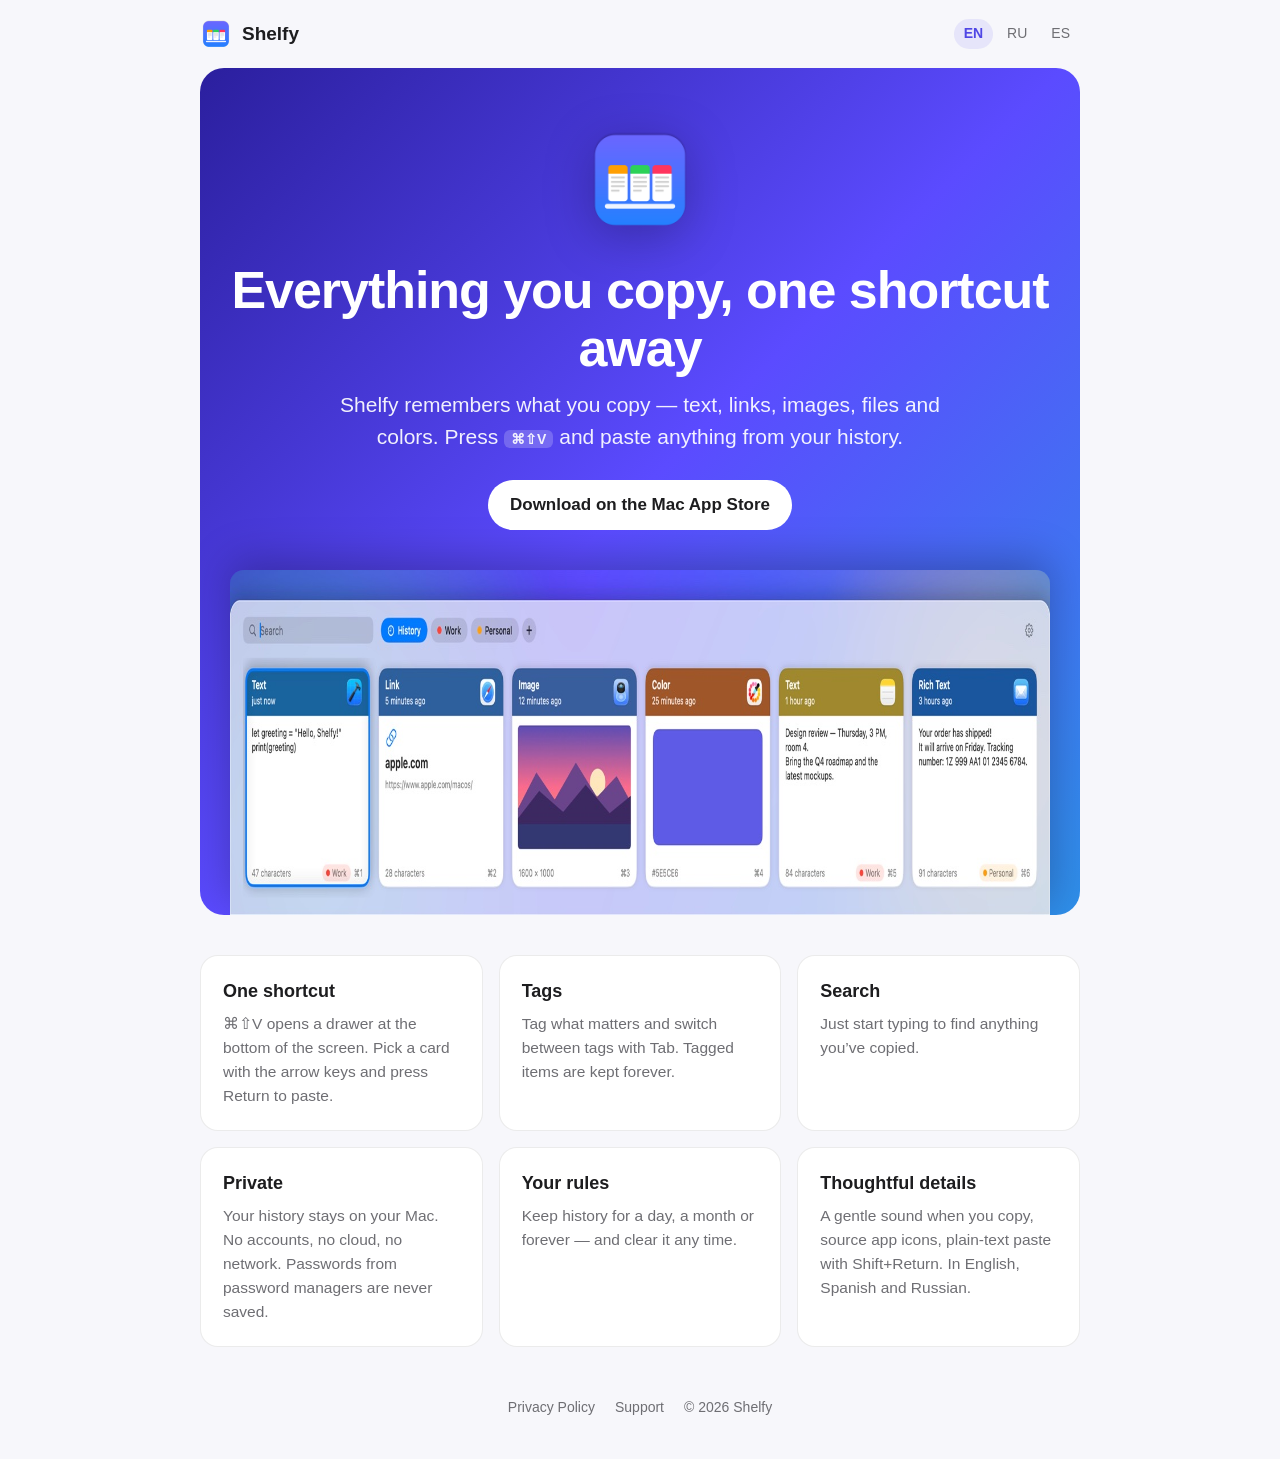
<file: index.html>
<!doctype html>
<html lang="en">
<head>
<meta charset="utf-8">
<meta name="viewport" content="width=device-width, initial-scale=1">
<title>Shelfy — clipboard history for Mac</title>
<meta name="description" content="Shelfy remembers everything you copy on your Mac. Press ⌘⇧V and paste anything from your history.">
<meta property="og:title" content="Shelfy — clipboard history for Mac">
<meta property="og:description" content="Shelfy remembers everything you copy on your Mac. Press ⌘⇧V and paste anything from your history.">
<meta property="og:image" content="https://polinaabzaletdinova.github.io/shelfy/assets/screenshot-en.jpg">
<link rel="icon" href="assets/favicon.png">
<link rel="stylesheet" href="assets/style.css">
</head>
<body>
<div class="wrap">
<header class="top">
<a class="brand" href=""><img src="assets/icon.png" alt="">Shelfy</a>
<nav class="langs"><a href="" lang="en" class="current">EN</a><a href="ru/" lang="ru">RU</a><a href="es/" lang="es">ES</a></nav>
</header>
<section class="hero">
<img class="icon" src="assets/icon.png" alt="Shelfy">
<h1>Everything you copy, one shortcut away</h1>
<p class="lead">Shelfy remembers what you copy — text, links, images, files and colors. Press <kbd>⌘⇧V</kbd> and paste anything from your history.</p>
<a class="cta" href="https://apps.apple.com/app/id6818187462">Download on the Mac App Store</a>
<img class="shot" src="assets/screenshot-en.jpg" alt="Shelfy drawer with clipboard history" width="1440" height="345">
</section>
<section class="features"><div class="card"><h3>One shortcut</h3><p>⌘⇧V opens a drawer at the bottom of the screen. Pick a card with the arrow keys and press Return to paste.</p></div><div class="card"><h3>Tags</h3><p>Tag what matters and switch between tags with Tab. Tagged items are kept forever.</p></div><div class="card"><h3>Search</h3><p>Just start typing to find anything you’ve copied.</p></div><div class="card"><h3>Private</h3><p>Your history stays on your Mac. No accounts, no cloud, no network. Passwords from password managers are never saved.</p></div><div class="card"><h3>Your rules</h3><p>Keep history for a day, a month or forever — and clear it any time.</p></div><div class="card"><h3>Thoughtful details</h3><p>A gentle sound when you copy, source app icons, plain-text paste with Shift+Return. In English, Spanish and Russian.</p></div></section>
<footer><a href="privacy/">Privacy Policy</a><a href="support/">Support</a><span>© 2026 Shelfy</span></footer>
</div>
</body>
</html>
</file>
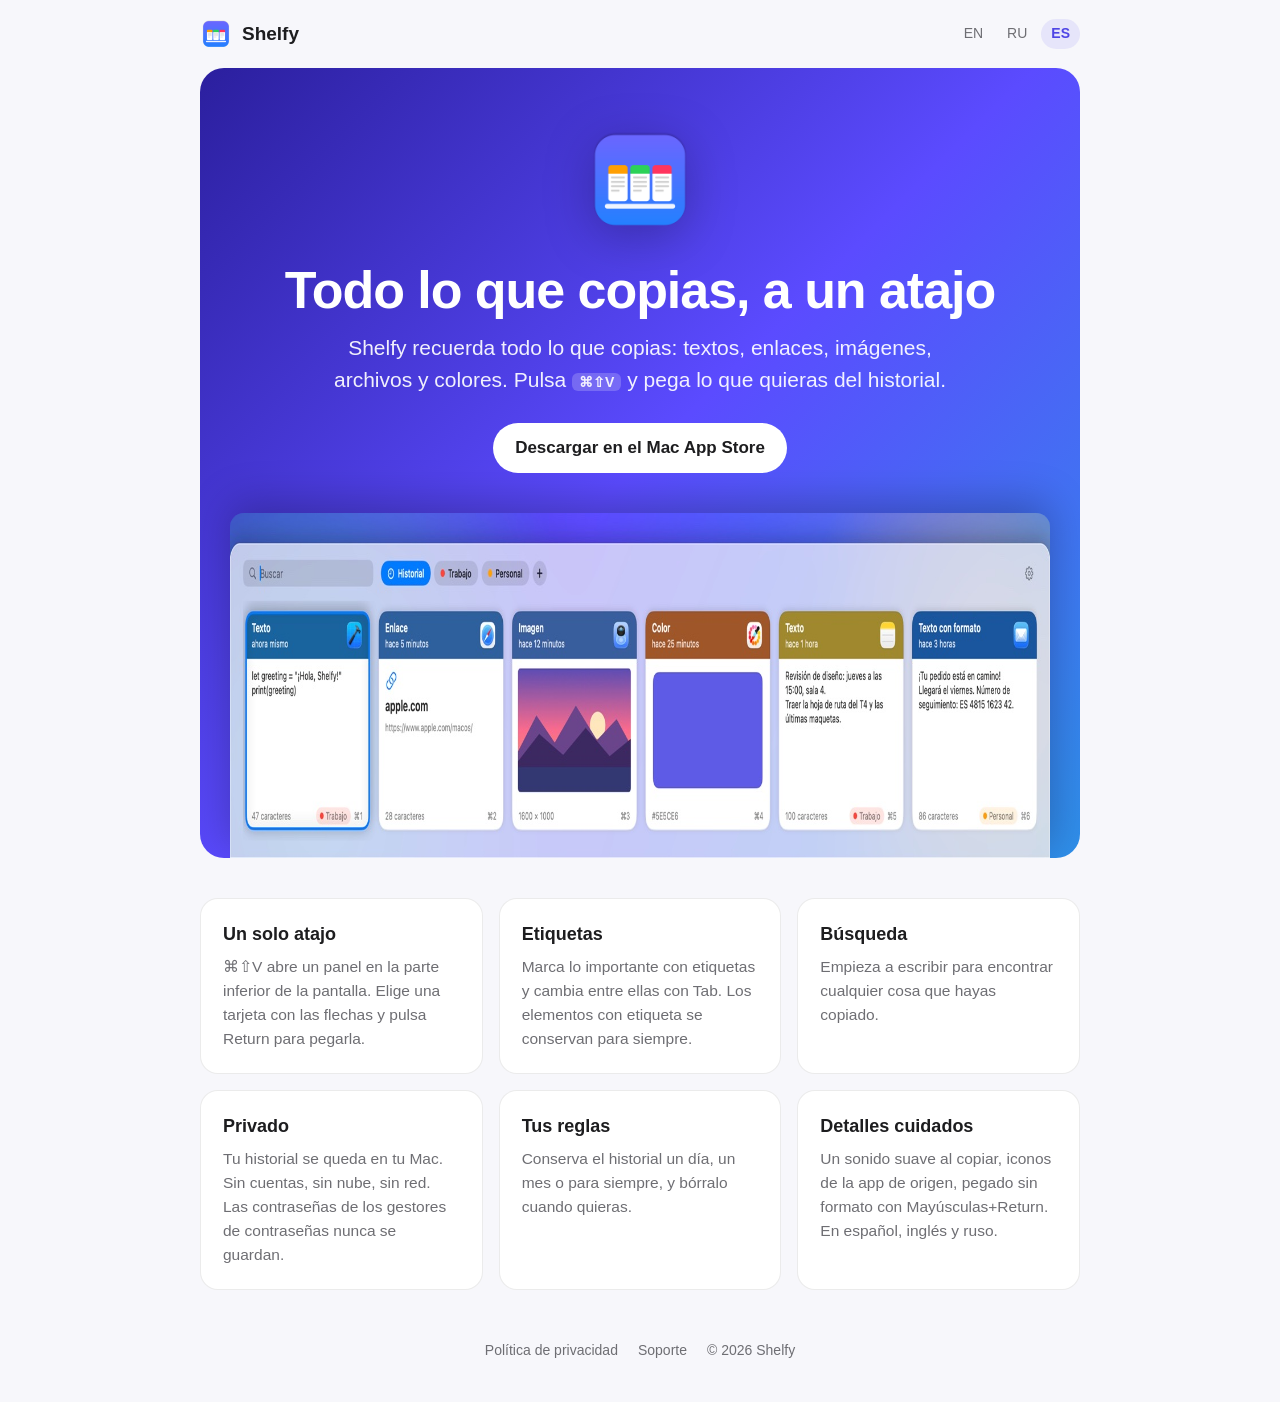
<file: es/index.html>
<!doctype html>
<html lang="es">
<head>
<meta charset="utf-8">
<meta name="viewport" content="width=device-width, initial-scale=1">
<title>Shelfy — historial del portapapeles para Mac</title>
<meta name="description" content="Shelfy recuerda todo lo que copias en tu Mac. Pulsa ⌘⇧V y pega lo que quieras del historial.">
<meta property="og:title" content="Shelfy — historial del portapapeles para Mac">
<meta property="og:description" content="Shelfy recuerda todo lo que copias en tu Mac. Pulsa ⌘⇧V y pega lo que quieras del historial.">
<meta property="og:image" content="https://polinaabzaletdinova.github.io/shelfy/assets/screenshot-es.jpg">
<link rel="icon" href="../assets/favicon.png">
<link rel="stylesheet" href="../assets/style.css">
</head>
<body>
<div class="wrap">
<header class="top">
<a class="brand" href="../es/"><img src="../assets/icon.png" alt="">Shelfy</a>
<nav class="langs"><a href="../" lang="en">EN</a><a href="../ru/" lang="ru">RU</a><a href="../es/" lang="es" class="current">ES</a></nav>
</header>
<section class="hero">
<img class="icon" src="../assets/icon.png" alt="Shelfy">
<h1>Todo lo que copias, a un atajo</h1>
<p class="lead">Shelfy recuerda todo lo que copias: textos, enlaces, imágenes, archivos y colores. Pulsa <kbd>⌘⇧V</kbd> y pega lo que quieras del historial.</p>
<a class="cta" href="https://apps.apple.com/app/id6818187462">Descargar en el Mac App Store</a>
<img class="shot" src="../assets/screenshot-es.jpg" alt="Panel de Shelfy con el historial del portapapeles" width="1440" height="345">
</section>
<section class="features"><div class="card"><h3>Un solo atajo</h3><p>⌘⇧V abre un panel en la parte inferior de la pantalla. Elige una tarjeta con las flechas y pulsa Return para pegarla.</p></div><div class="card"><h3>Etiquetas</h3><p>Marca lo importante con etiquetas y cambia entre ellas con Tab. Los elementos con etiqueta se conservan para siempre.</p></div><div class="card"><h3>Búsqueda</h3><p>Empieza a escribir para encontrar cualquier cosa que hayas copiado.</p></div><div class="card"><h3>Privado</h3><p>Tu historial se queda en tu Mac. Sin cuentas, sin nube, sin red. Las contraseñas de los gestores de contraseñas nunca se guardan.</p></div><div class="card"><h3>Tus reglas</h3><p>Conserva el historial un día, un mes o para siempre, y bórralo cuando quieras.</p></div><div class="card"><h3>Detalles cuidados</h3><p>Un sonido suave al copiar, iconos de la app de origen, pegado sin formato con Mayúsculas+Return. En español, inglés y ruso.</p></div></section>
<footer><a href="../es/privacy/">Política de privacidad</a><a href="../es/support/">Soporte</a><span>© 2026 Shelfy</span></footer>
</div>
</body>
</html>
</file>
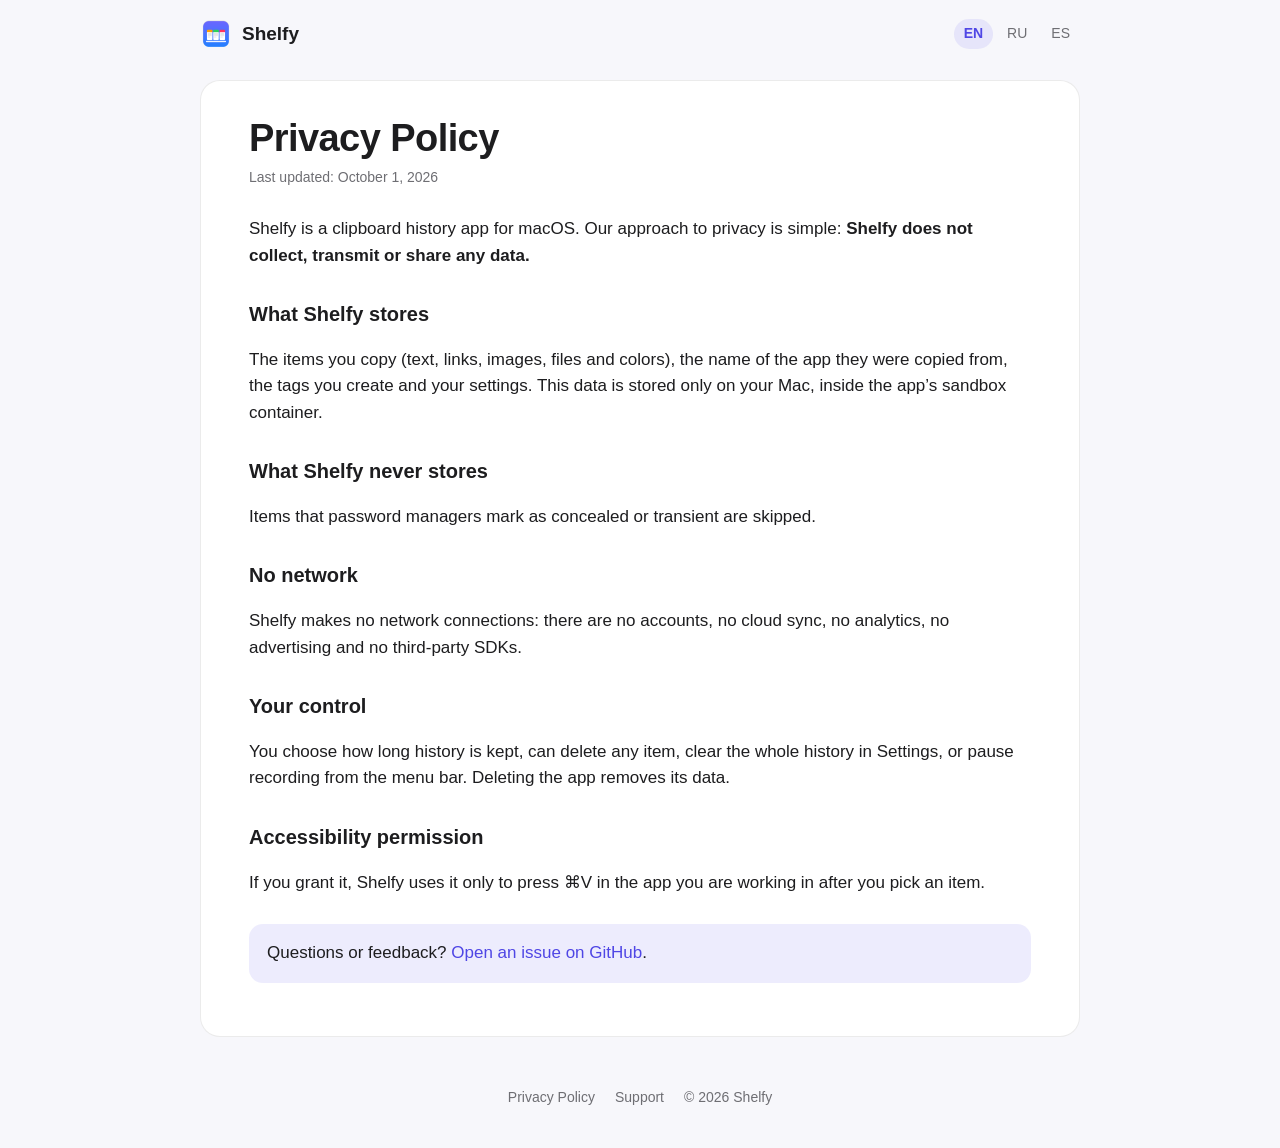
<file: privacy/index.html>
<!doctype html>
<html lang="en">
<head>
<meta charset="utf-8">
<meta name="viewport" content="width=device-width, initial-scale=1">
<title>Shelfy — Privacy Policy</title>
<meta name="description" content="Shelfy remembers everything you copy on your Mac. Press ⌘⇧V and paste anything from your history.">
<meta property="og:title" content="Shelfy — Privacy Policy">
<meta property="og:description" content="Shelfy remembers everything you copy on your Mac. Press ⌘⇧V and paste anything from your history.">
<meta property="og:image" content="https://polinaabzaletdinova.github.io/shelfy/assets/screenshot-en.jpg">
<link rel="icon" href="../assets/favicon.png">
<link rel="stylesheet" href="../assets/style.css">
</head>
<body>
<div class="wrap">
<header class="top">
<a class="brand" href="../"><img src="../assets/icon.png" alt="">Shelfy</a>
<nav class="langs"><a href="../privacy/" lang="en" class="current">EN</a><a href="../ru/privacy/" lang="ru">RU</a><a href="../es/privacy/" lang="es">ES</a></nav>
</header>
<article class="doc">
<h1>Privacy Policy</h1>
<p class="updated">Last updated: October 1, 2026</p>
<p>Shelfy is a clipboard history app for macOS. Our approach to privacy is simple: <strong>Shelfy does not collect, transmit or share any data.</strong></p>
<h2>What Shelfy stores</h2><p>The items you copy (text, links, images, files and colors), the name of the app they were copied from, the tags you create and your settings. This data is stored only on your Mac, inside the app’s sandbox container.</p><h2>What Shelfy never stores</h2><p>Items that password managers mark as concealed or transient are skipped.</p><h2>No network</h2><p>Shelfy makes no network connections: there are no accounts, no cloud sync, no analytics, no advertising and no third-party SDKs.</p><h2>Your control</h2><p>You choose how long history is kept, can delete any item, clear the whole history in Settings, or pause recording from the menu bar. Deleting the app removes its data.</p><h2>Accessibility permission</h2><p>If you grant it, Shelfy uses it only to press ⌘V in the app you are working in after you pick an item.</p>
<p class="contact">Questions or feedback? <a href="https://github.com/polinaabzaletdinova/shelfy/issues">Open an issue on GitHub</a>.</p>
</article>
<footer><a href="../privacy/">Privacy Policy</a><a href="../support/">Support</a><span>© 2026 Shelfy</span></footer>
</div>
</body>
</html>
</file>
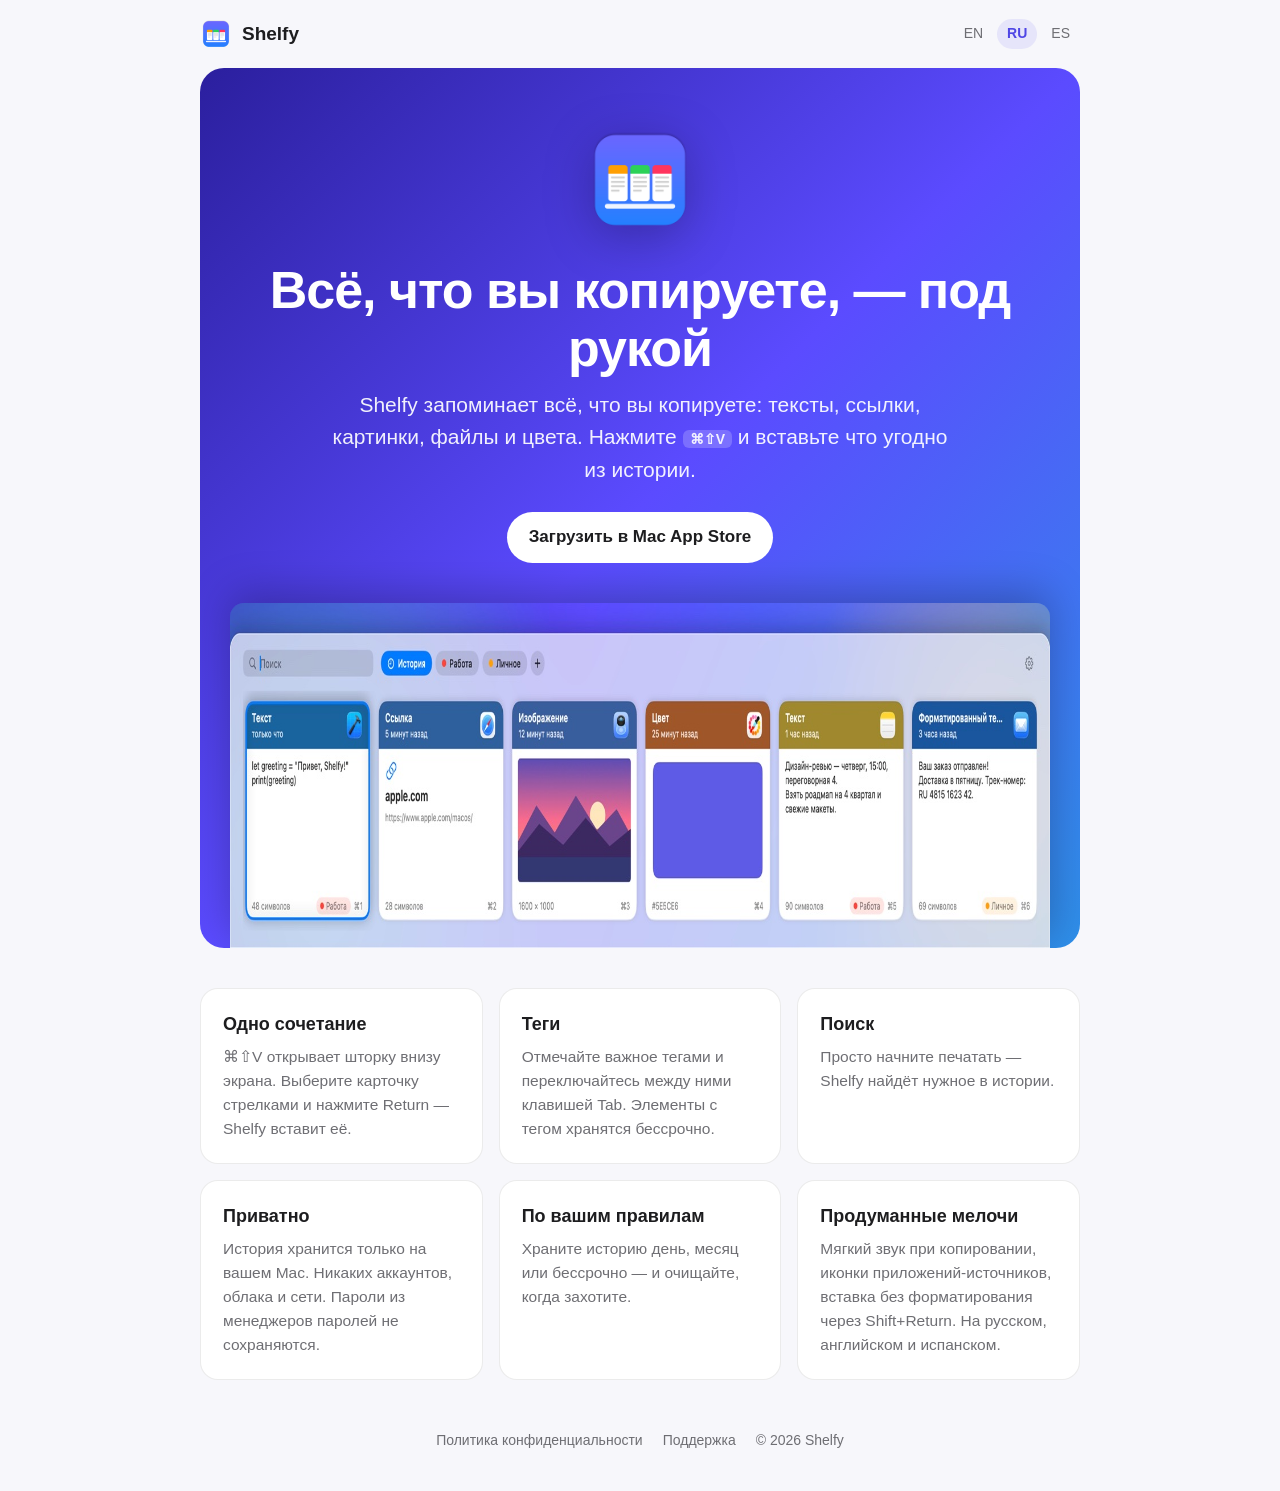
<file: ru/index.html>
<!doctype html>
<html lang="ru">
<head>
<meta charset="utf-8">
<meta name="viewport" content="width=device-width, initial-scale=1">
<title>Shelfy — история буфера обмена для Mac</title>
<meta name="description" content="Shelfy запоминает всё, что вы копируете на Mac. Нажмите ⌘⇧V и вставьте что угодно из истории.">
<meta property="og:title" content="Shelfy — история буфера обмена для Mac">
<meta property="og:description" content="Shelfy запоминает всё, что вы копируете на Mac. Нажмите ⌘⇧V и вставьте что угодно из истории.">
<meta property="og:image" content="https://polinaabzaletdinova.github.io/shelfy/assets/screenshot-ru.jpg">
<link rel="icon" href="../assets/favicon.png">
<link rel="stylesheet" href="../assets/style.css">
</head>
<body>
<div class="wrap">
<header class="top">
<a class="brand" href="../ru/"><img src="../assets/icon.png" alt="">Shelfy</a>
<nav class="langs"><a href="../" lang="en">EN</a><a href="../ru/" lang="ru" class="current">RU</a><a href="../es/" lang="es">ES</a></nav>
</header>
<section class="hero">
<img class="icon" src="../assets/icon.png" alt="Shelfy">
<h1>Всё, что вы копируете, — под рукой</h1>
<p class="lead">Shelfy запоминает всё, что вы копируете: тексты, ссылки, картинки, файлы и цвета. Нажмите <kbd>⌘⇧V</kbd> и вставьте что угодно из истории.</p>
<a class="cta" href="https://apps.apple.com/app/id6818187462">Загрузить в Mac App Store</a>
<img class="shot" src="../assets/screenshot-ru.jpg" alt="Шторка Shelfy с историей буфера обмена" width="1440" height="345">
</section>
<section class="features"><div class="card"><h3>Одно сочетание</h3><p>⌘⇧V открывает шторку внизу экрана. Выберите карточку стрелками и нажмите Return — Shelfy вставит её.</p></div><div class="card"><h3>Теги</h3><p>Отмечайте важное тегами и переключайтесь между ними клавишей Tab. Элементы с тегом хранятся бессрочно.</p></div><div class="card"><h3>Поиск</h3><p>Просто начните печатать — Shelfy найдёт нужное в истории.</p></div><div class="card"><h3>Приватно</h3><p>История хранится только на вашем Mac. Никаких аккаунтов, облака и сети. Пароли из менеджеров паролей не сохраняются.</p></div><div class="card"><h3>По вашим правилам</h3><p>Храните историю день, месяц или бессрочно — и очищайте, когда захотите.</p></div><div class="card"><h3>Продуманные мелочи</h3><p>Мягкий звук при копировании, иконки приложений-источников, вставка без форматирования через Shift+Return. На русском, английском и испанском.</p></div></section>
<footer><a href="../ru/privacy/">Политика конфиденциальности</a><a href="../ru/support/">Поддержка</a><span>© 2026 Shelfy</span></footer>
</div>
</body>
</html>
</file>
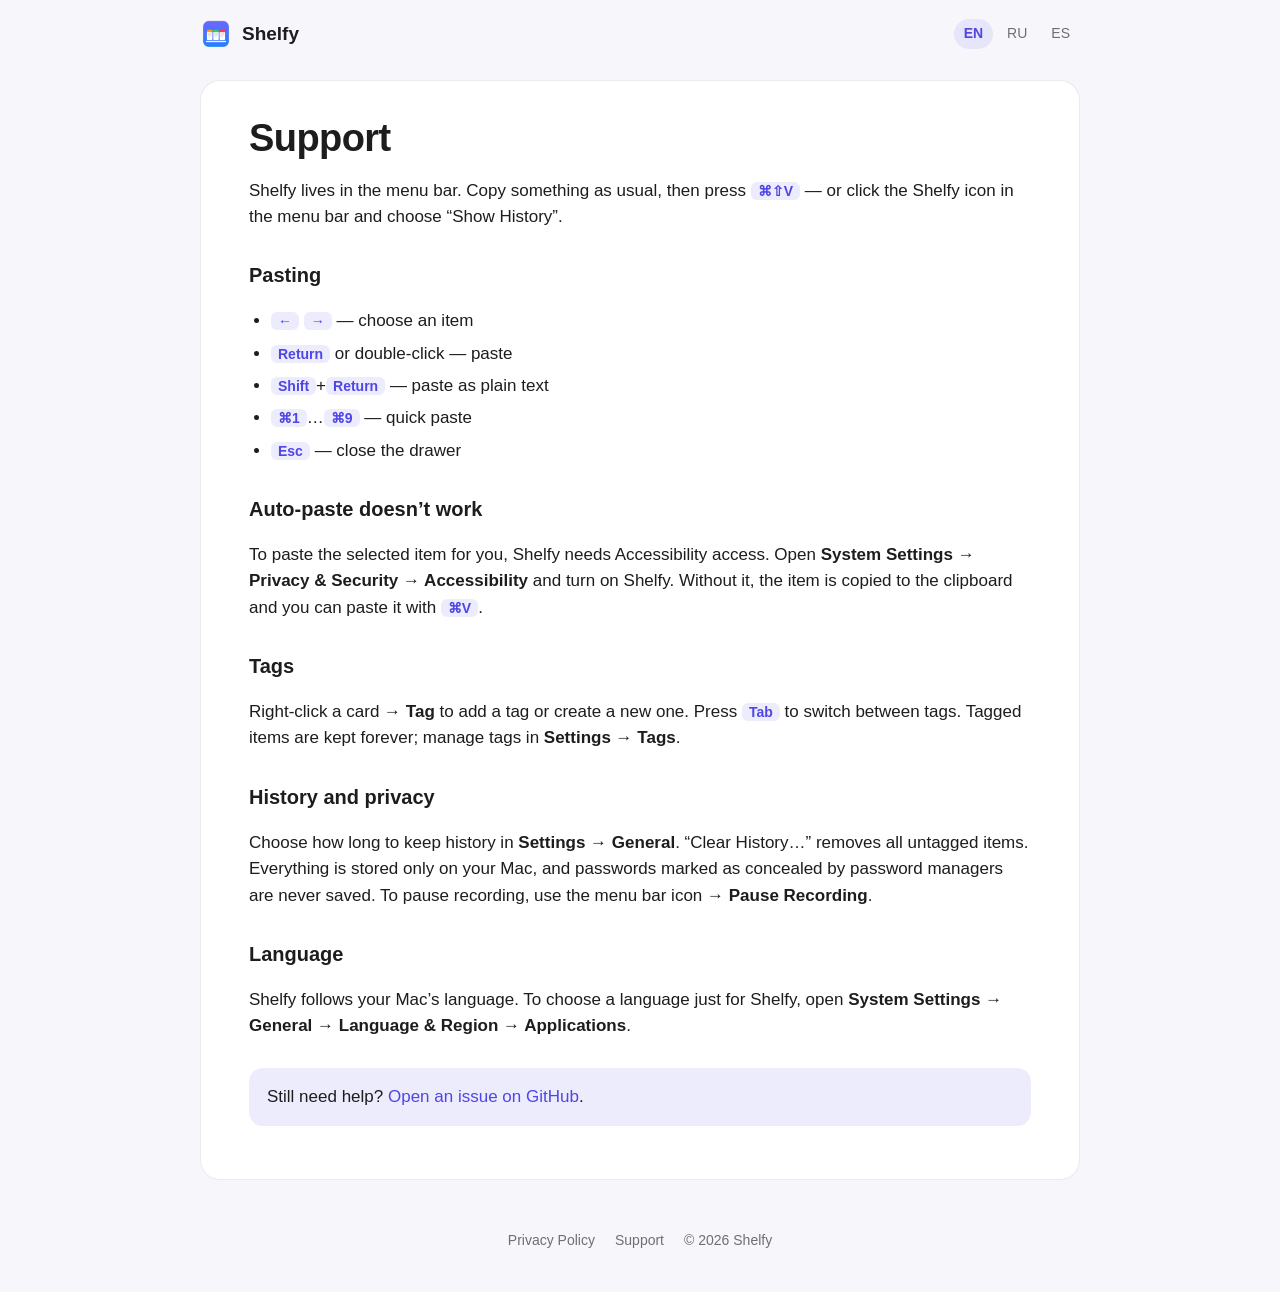
<file: support/index.html>
<!doctype html>
<html lang="en">
<head>
<meta charset="utf-8">
<meta name="viewport" content="width=device-width, initial-scale=1">
<title>Shelfy — Support</title>
<meta name="description" content="Shelfy remembers everything you copy on your Mac. Press ⌘⇧V and paste anything from your history.">
<meta property="og:title" content="Shelfy — Support">
<meta property="og:description" content="Shelfy remembers everything you copy on your Mac. Press ⌘⇧V and paste anything from your history.">
<meta property="og:image" content="https://polinaabzaletdinova.github.io/shelfy/assets/screenshot-en.jpg">
<link rel="icon" href="../assets/favicon.png">
<link rel="stylesheet" href="../assets/style.css">
</head>
<body>
<div class="wrap">
<header class="top">
<a class="brand" href="../"><img src="../assets/icon.png" alt="">Shelfy</a>
<nav class="langs"><a href="../support/" lang="en" class="current">EN</a><a href="../ru/support/" lang="ru">RU</a><a href="../es/support/" lang="es">ES</a></nav>
</header>
<article class="doc">
<h1>Support</h1>
<p>Shelfy lives in the menu bar. Copy something as usual, then press <kbd>⌘⇧V</kbd> — or click the Shelfy icon in the menu bar and choose “Show History”.</p>
<h2>Pasting</h2><ul><li><kbd>←</kbd> <kbd>→</kbd> — choose an item</li><li><kbd>Return</kbd> or double-click — paste</li><li><kbd>Shift</kbd>+<kbd>Return</kbd> — paste as plain text</li><li><kbd>⌘1</kbd>…<kbd>⌘9</kbd> — quick paste</li><li><kbd>Esc</kbd> — close the drawer</li></ul><h2>Auto-paste doesn’t work</h2><p>To paste the selected item for you, Shelfy needs Accessibility access. Open <strong>System Settings → Privacy &amp; Security → Accessibility</strong> and turn on Shelfy. Without it, the item is copied to the clipboard and you can paste it with <kbd>⌘V</kbd>.</p><h2>Tags</h2><p>Right-click a card → <strong>Tag</strong> to add a tag or create a new one. Press <kbd>Tab</kbd> to switch between tags. Tagged items are kept forever; manage tags in <strong>Settings → Tags</strong>.</p><h2>History and privacy</h2><p>Choose how long to keep history in <strong>Settings → General</strong>. “Clear History…” removes all untagged items. Everything is stored only on your Mac, and passwords marked as concealed by password managers are never saved. To pause recording, use the menu bar icon → <strong>Pause Recording</strong>.</p><h2>Language</h2><p>Shelfy follows your Mac’s language. To choose a language just for Shelfy, open <strong>System Settings → General → Language &amp; Region → Applications</strong>.</p>
<p class="contact">Still need help? <a href="https://github.com/polinaabzaletdinova/shelfy/issues">Open an issue on GitHub</a>.</p>
</article>
<footer><a href="../privacy/">Privacy Policy</a><a href="../support/">Support</a><span>© 2026 Shelfy</span></footer>
</div>
</body>
</html>
</file>
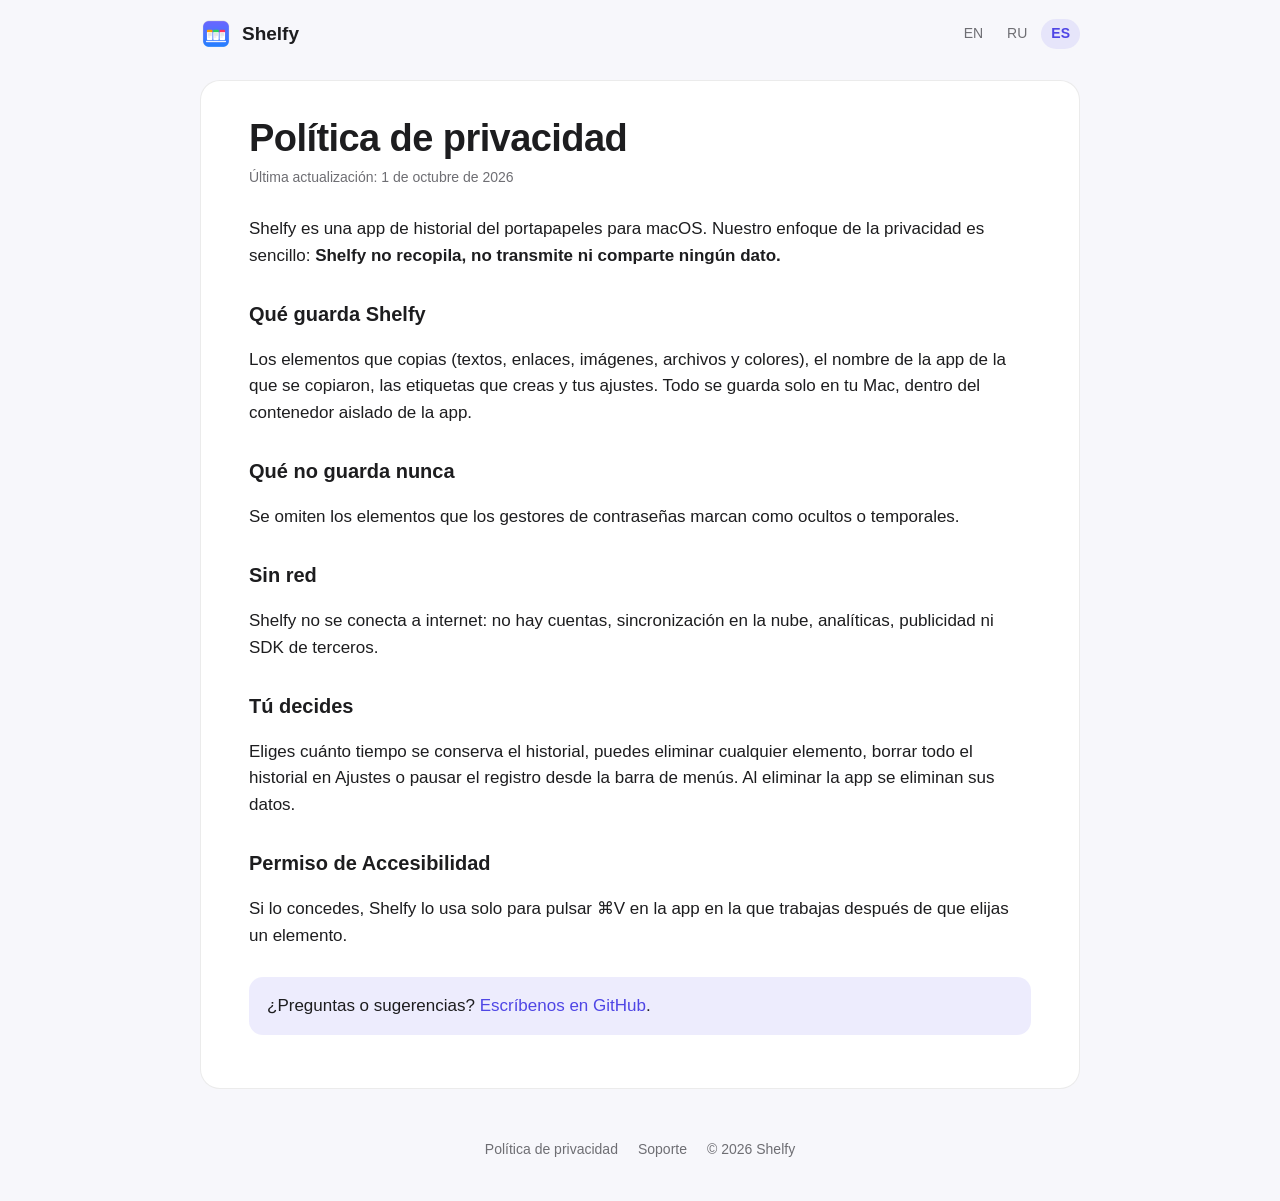
<file: es/privacy/index.html>
<!doctype html>
<html lang="es">
<head>
<meta charset="utf-8">
<meta name="viewport" content="width=device-width, initial-scale=1">
<title>Shelfy — Política de privacidad</title>
<meta name="description" content="Shelfy recuerda todo lo que copias en tu Mac. Pulsa ⌘⇧V y pega lo que quieras del historial.">
<meta property="og:title" content="Shelfy — Política de privacidad">
<meta property="og:description" content="Shelfy recuerda todo lo que copias en tu Mac. Pulsa ⌘⇧V y pega lo que quieras del historial.">
<meta property="og:image" content="https://polinaabzaletdinova.github.io/shelfy/assets/screenshot-es.jpg">
<link rel="icon" href="../../assets/favicon.png">
<link rel="stylesheet" href="../../assets/style.css">
</head>
<body>
<div class="wrap">
<header class="top">
<a class="brand" href="../../es/"><img src="../../assets/icon.png" alt="">Shelfy</a>
<nav class="langs"><a href="../../privacy/" lang="en">EN</a><a href="../../ru/privacy/" lang="ru">RU</a><a href="../../es/privacy/" lang="es" class="current">ES</a></nav>
</header>
<article class="doc">
<h1>Política de privacidad</h1>
<p class="updated">Última actualización: 1 de octubre de 2026</p>
<p>Shelfy es una app de historial del portapapeles para macOS. Nuestro enfoque de la privacidad es sencillo: <strong>Shelfy no recopila, no transmite ni comparte ningún dato.</strong></p>
<h2>Qué guarda Shelfy</h2><p>Los elementos que copias (textos, enlaces, imágenes, archivos y colores), el nombre de la app de la que se copiaron, las etiquetas que creas y tus ajustes. Todo se guarda solo en tu Mac, dentro del contenedor aislado de la app.</p><h2>Qué no guarda nunca</h2><p>Se omiten los elementos que los gestores de contraseñas marcan como ocultos o temporales.</p><h2>Sin red</h2><p>Shelfy no se conecta a internet: no hay cuentas, sincronización en la nube, analíticas, publicidad ni SDK de terceros.</p><h2>Tú decides</h2><p>Eliges cuánto tiempo se conserva el historial, puedes eliminar cualquier elemento, borrar todo el historial en Ajustes o pausar el registro desde la barra de menús. Al eliminar la app se eliminan sus datos.</p><h2>Permiso de Accesibilidad</h2><p>Si lo concedes, Shelfy lo usa solo para pulsar ⌘V en la app en la que trabajas después de que elijas un elemento.</p>
<p class="contact">¿Preguntas o sugerencias? <a href="https://github.com/polinaabzaletdinova/shelfy/issues">Escríbenos en GitHub</a>.</p>
</article>
<footer><a href="../../es/privacy/">Política de privacidad</a><a href="../../es/support/">Soporte</a><span>© 2026 Shelfy</span></footer>
</div>
</body>
</html>
</file>
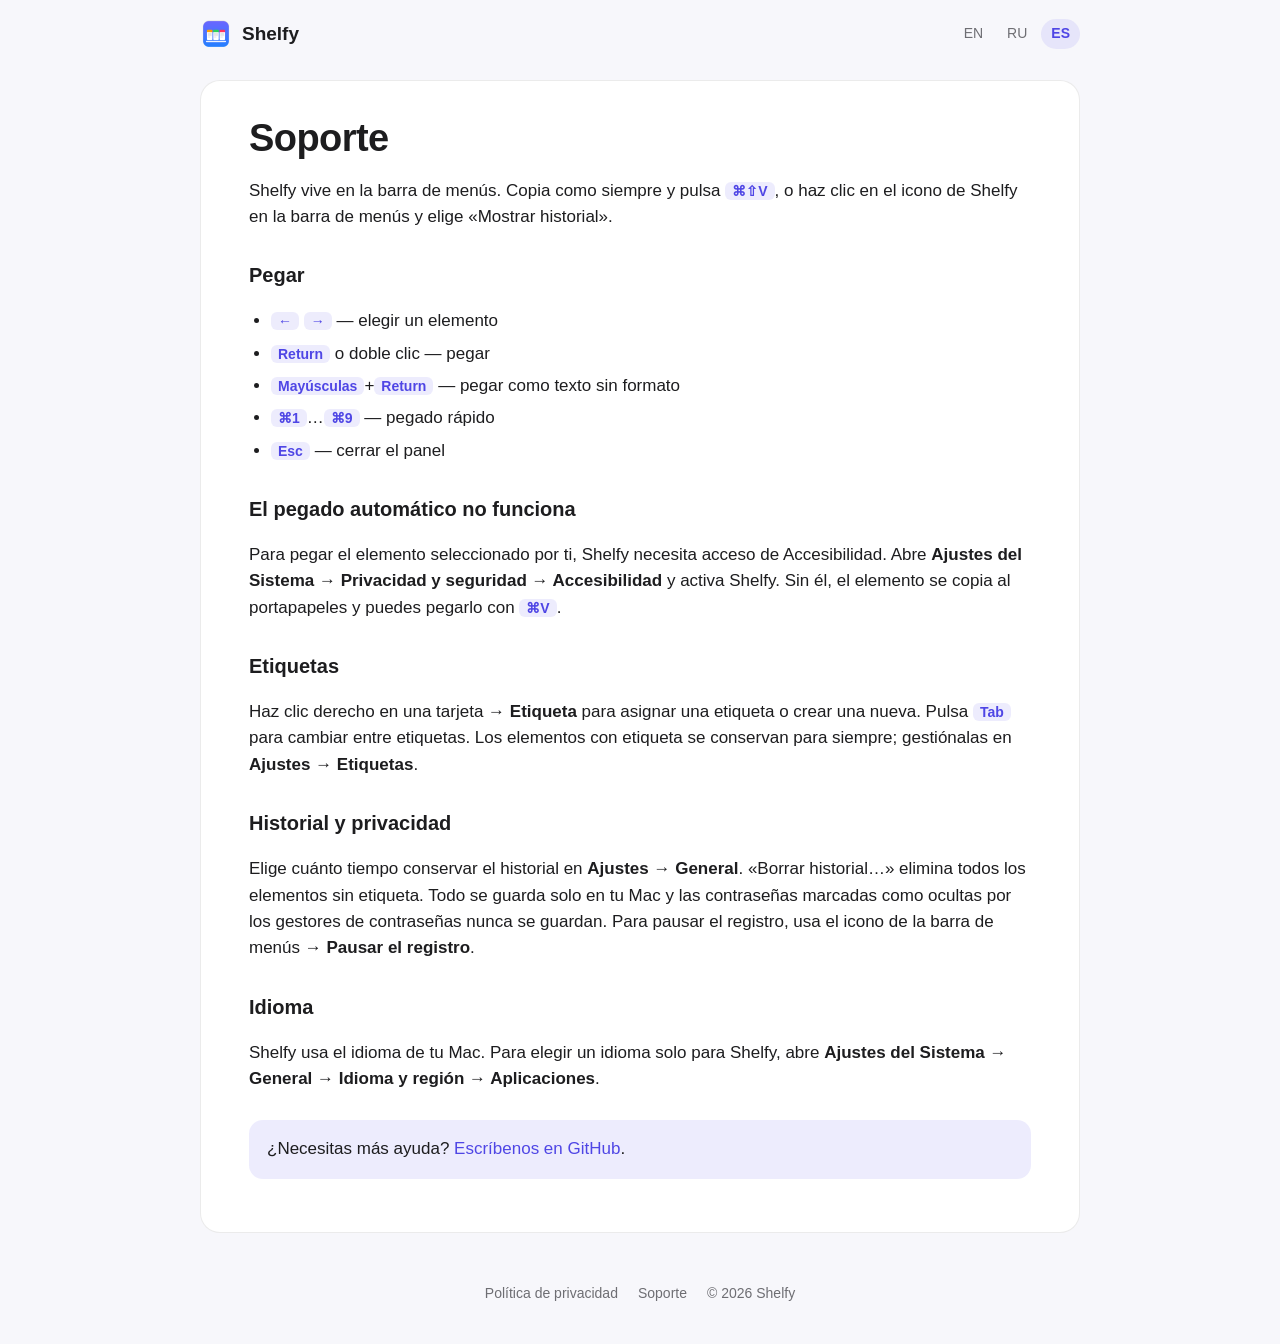
<file: es/support/index.html>
<!doctype html>
<html lang="es">
<head>
<meta charset="utf-8">
<meta name="viewport" content="width=device-width, initial-scale=1">
<title>Shelfy — Soporte</title>
<meta name="description" content="Shelfy recuerda todo lo que copias en tu Mac. Pulsa ⌘⇧V y pega lo que quieras del historial.">
<meta property="og:title" content="Shelfy — Soporte">
<meta property="og:description" content="Shelfy recuerda todo lo que copias en tu Mac. Pulsa ⌘⇧V y pega lo que quieras del historial.">
<meta property="og:image" content="https://polinaabzaletdinova.github.io/shelfy/assets/screenshot-es.jpg">
<link rel="icon" href="../../assets/favicon.png">
<link rel="stylesheet" href="../../assets/style.css">
</head>
<body>
<div class="wrap">
<header class="top">
<a class="brand" href="../../es/"><img src="../../assets/icon.png" alt="">Shelfy</a>
<nav class="langs"><a href="../../support/" lang="en">EN</a><a href="../../ru/support/" lang="ru">RU</a><a href="../../es/support/" lang="es" class="current">ES</a></nav>
</header>
<article class="doc">
<h1>Soporte</h1>
<p>Shelfy vive en la barra de menús. Copia como siempre y pulsa <kbd>⌘⇧V</kbd>, o haz clic en el icono de Shelfy en la barra de menús y elige «Mostrar historial».</p>
<h2>Pegar</h2><ul><li><kbd>←</kbd> <kbd>→</kbd> — elegir un elemento</li><li><kbd>Return</kbd> o doble clic — pegar</li><li><kbd>Mayúsculas</kbd>+<kbd>Return</kbd> — pegar como texto sin formato</li><li><kbd>⌘1</kbd>…<kbd>⌘9</kbd> — pegado rápido</li><li><kbd>Esc</kbd> — cerrar el panel</li></ul><h2>El pegado automático no funciona</h2><p>Para pegar el elemento seleccionado por ti, Shelfy necesita acceso de Accesibilidad. Abre <strong>Ajustes del Sistema → Privacidad y seguridad → Accesibilidad</strong> y activa Shelfy. Sin él, el elemento se copia al portapapeles y puedes pegarlo con <kbd>⌘V</kbd>.</p><h2>Etiquetas</h2><p>Haz clic derecho en una tarjeta → <strong>Etiqueta</strong> para asignar una etiqueta o crear una nueva. Pulsa <kbd>Tab</kbd> para cambiar entre etiquetas. Los elementos con etiqueta se conservan para siempre; gestiónalas en <strong>Ajustes → Etiquetas</strong>.</p><h2>Historial y privacidad</h2><p>Elige cuánto tiempo conservar el historial en <strong>Ajustes → General</strong>. «Borrar historial…» elimina todos los elementos sin etiqueta. Todo se guarda solo en tu Mac y las contraseñas marcadas como ocultas por los gestores de contraseñas nunca se guardan. Para pausar el registro, usa el icono de la barra de menús → <strong>Pausar el registro</strong>.</p><h2>Idioma</h2><p>Shelfy usa el idioma de tu Mac. Para elegir un idioma solo para Shelfy, abre <strong>Ajustes del Sistema → General → Idioma y región → Aplicaciones</strong>.</p>
<p class="contact">¿Necesitas más ayuda? <a href="https://github.com/polinaabzaletdinova/shelfy/issues">Escríbenos en GitHub</a>.</p>
</article>
<footer><a href="../../es/privacy/">Política de privacidad</a><a href="../../es/support/">Soporte</a><span>© 2026 Shelfy</span></footer>
</div>
</body>
</html>
</file>
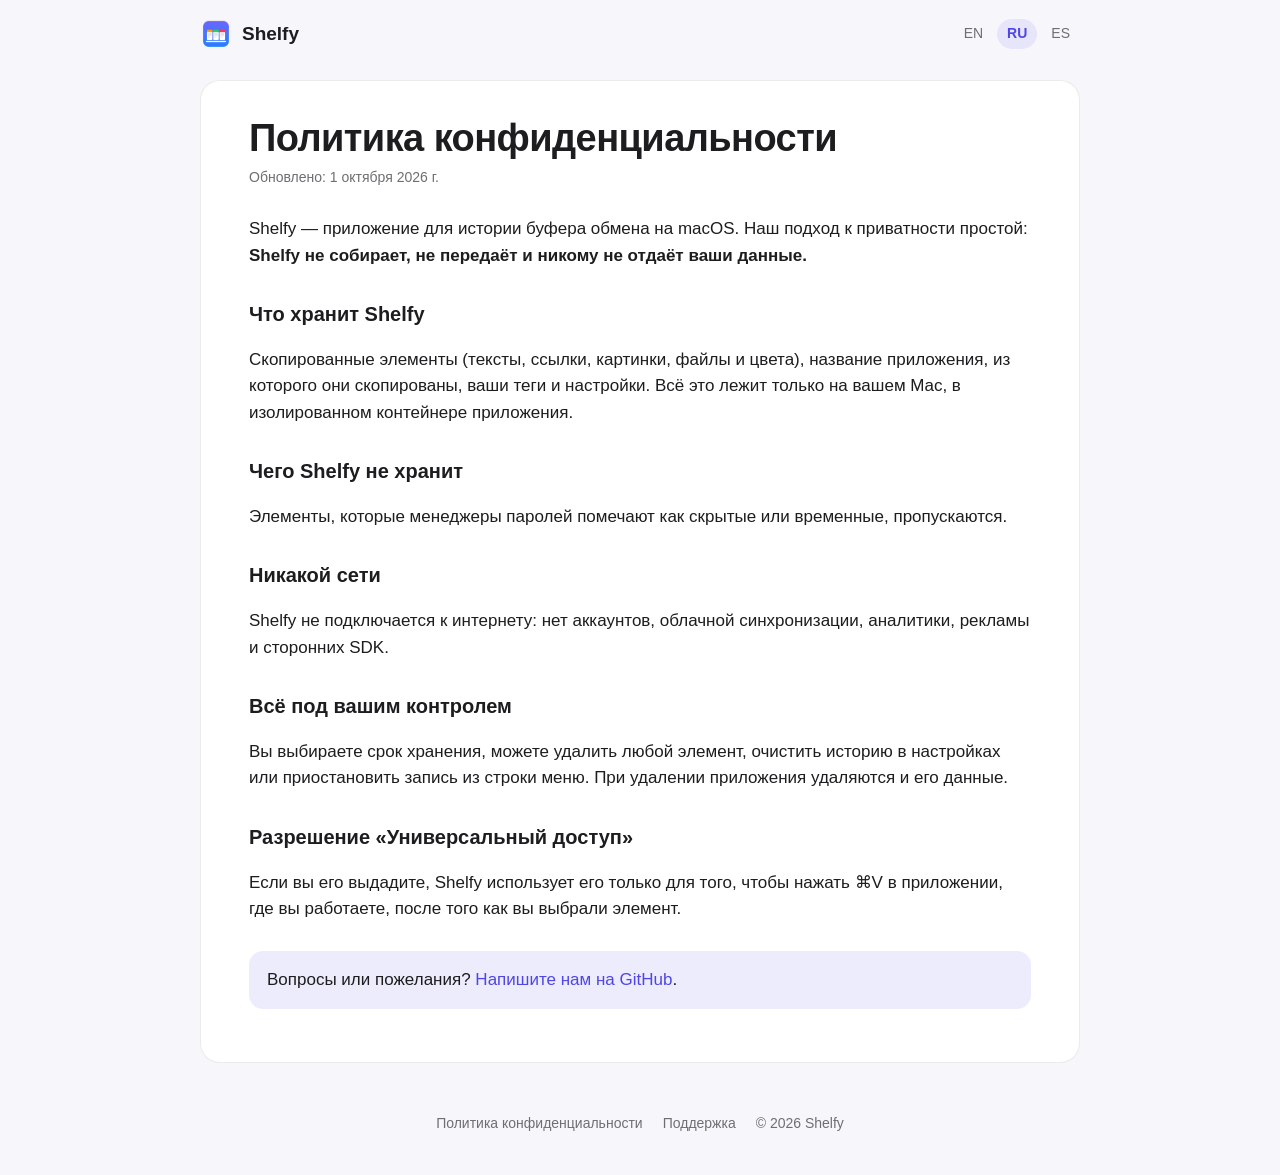
<file: ru/privacy/index.html>
<!doctype html>
<html lang="ru">
<head>
<meta charset="utf-8">
<meta name="viewport" content="width=device-width, initial-scale=1">
<title>Shelfy — Политика конфиденциальности</title>
<meta name="description" content="Shelfy запоминает всё, что вы копируете на Mac. Нажмите ⌘⇧V и вставьте что угодно из истории.">
<meta property="og:title" content="Shelfy — Политика конфиденциальности">
<meta property="og:description" content="Shelfy запоминает всё, что вы копируете на Mac. Нажмите ⌘⇧V и вставьте что угодно из истории.">
<meta property="og:image" content="https://polinaabzaletdinova.github.io/shelfy/assets/screenshot-ru.jpg">
<link rel="icon" href="../../assets/favicon.png">
<link rel="stylesheet" href="../../assets/style.css">
</head>
<body>
<div class="wrap">
<header class="top">
<a class="brand" href="../../ru/"><img src="../../assets/icon.png" alt="">Shelfy</a>
<nav class="langs"><a href="../../privacy/" lang="en">EN</a><a href="../../ru/privacy/" lang="ru" class="current">RU</a><a href="../../es/privacy/" lang="es">ES</a></nav>
</header>
<article class="doc">
<h1>Политика конфиденциальности</h1>
<p class="updated">Обновлено: 1 октября 2026 г.</p>
<p>Shelfy — приложение для истории буфера обмена на macOS. Наш подход к приватности простой: <strong>Shelfy не собирает, не передаёт и никому не отдаёт ваши данные.</strong></p>
<h2>Что хранит Shelfy</h2><p>Скопированные элементы (тексты, ссылки, картинки, файлы и цвета), название приложения, из которого они скопированы, ваши теги и настройки. Всё это лежит только на вашем Mac, в изолированном контейнере приложения.</p><h2>Чего Shelfy не хранит</h2><p>Элементы, которые менеджеры паролей помечают как скрытые или временные, пропускаются.</p><h2>Никакой сети</h2><p>Shelfy не подключается к интернету: нет аккаунтов, облачной синхронизации, аналитики, рекламы и сторонних SDK.</p><h2>Всё под вашим контролем</h2><p>Вы выбираете срок хранения, можете удалить любой элемент, очистить историю в настройках или приостановить запись из строки меню. При удалении приложения удаляются и его данные.</p><h2>Разрешение «Универсальный доступ»</h2><p>Если вы его выдадите, Shelfy использует его только для того, чтобы нажать ⌘V в приложении, где вы работаете, после того как вы выбрали элемент.</p>
<p class="contact">Вопросы или пожелания? <a href="https://github.com/polinaabzaletdinova/shelfy/issues">Напишите нам на GitHub</a>.</p>
</article>
<footer><a href="../../ru/privacy/">Политика конфиденциальности</a><a href="../../ru/support/">Поддержка</a><span>© 2026 Shelfy</span></footer>
</div>
</body>
</html>
</file>
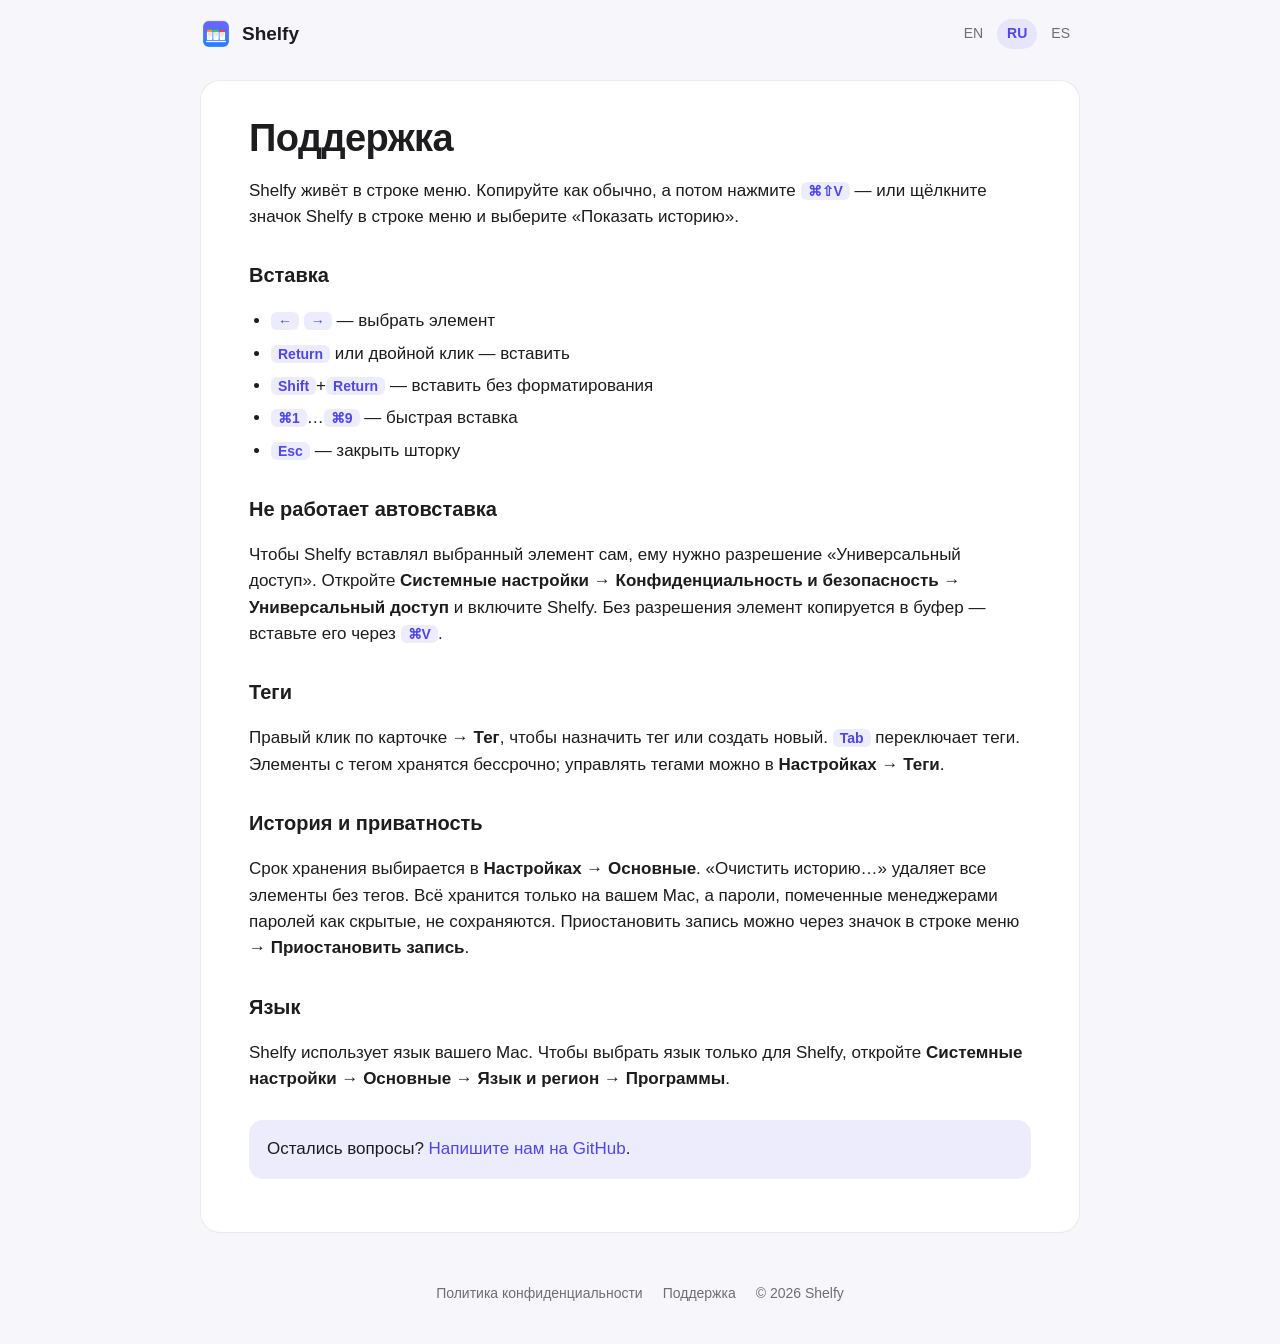
<file: ru/support/index.html>
<!doctype html>
<html lang="ru">
<head>
<meta charset="utf-8">
<meta name="viewport" content="width=device-width, initial-scale=1">
<title>Shelfy — Поддержка</title>
<meta name="description" content="Shelfy запоминает всё, что вы копируете на Mac. Нажмите ⌘⇧V и вставьте что угодно из истории.">
<meta property="og:title" content="Shelfy — Поддержка">
<meta property="og:description" content="Shelfy запоминает всё, что вы копируете на Mac. Нажмите ⌘⇧V и вставьте что угодно из истории.">
<meta property="og:image" content="https://polinaabzaletdinova.github.io/shelfy/assets/screenshot-ru.jpg">
<link rel="icon" href="../../assets/favicon.png">
<link rel="stylesheet" href="../../assets/style.css">
</head>
<body>
<div class="wrap">
<header class="top">
<a class="brand" href="../../ru/"><img src="../../assets/icon.png" alt="">Shelfy</a>
<nav class="langs"><a href="../../support/" lang="en">EN</a><a href="../../ru/support/" lang="ru" class="current">RU</a><a href="../../es/support/" lang="es">ES</a></nav>
</header>
<article class="doc">
<h1>Поддержка</h1>
<p>Shelfy живёт в строке меню. Копируйте как обычно, а потом нажмите <kbd>⌘⇧V</kbd> — или щёлкните значок Shelfy в строке меню и выберите «Показать историю».</p>
<h2>Вставка</h2><ul><li><kbd>←</kbd> <kbd>→</kbd> — выбрать элемент</li><li><kbd>Return</kbd> или двойной клик — вставить</li><li><kbd>Shift</kbd>+<kbd>Return</kbd> — вставить без форматирования</li><li><kbd>⌘1</kbd>…<kbd>⌘9</kbd> — быстрая вставка</li><li><kbd>Esc</kbd> — закрыть шторку</li></ul><h2>Не работает автовставка</h2><p>Чтобы Shelfy вставлял выбранный элемент сам, ему нужно разрешение «Универсальный доступ». Откройте <strong>Системные настройки → Конфиденциальность и безопасность → Универсальный доступ</strong> и включите Shelfy. Без разрешения элемент копируется в буфер — вставьте его через <kbd>⌘V</kbd>.</p><h2>Теги</h2><p>Правый клик по карточке → <strong>Тег</strong>, чтобы назначить тег или создать новый. <kbd>Tab</kbd> переключает теги. Элементы с тегом хранятся бессрочно; управлять тегами можно в <strong>Настройках → Теги</strong>.</p><h2>История и приватность</h2><p>Срок хранения выбирается в <strong>Настройках → Основные</strong>. «Очистить историю…» удаляет все элементы без тегов. Всё хранится только на вашем Mac, а пароли, помеченные менеджерами паролей как скрытые, не сохраняются. Приостановить запись можно через значок в строке меню → <strong>Приостановить запись</strong>.</p><h2>Язык</h2><p>Shelfy использует язык вашего Mac. Чтобы выбрать язык только для Shelfy, откройте <strong>Системные настройки → Основные → Язык и регион → Программы</strong>.</p>
<p class="contact">Остались вопросы? <a href="https://github.com/polinaabzaletdinova/shelfy/issues">Напишите нам на GitHub</a>.</p>
</article>
<footer><a href="../../ru/privacy/">Политика конфиденциальности</a><a href="../../ru/support/">Поддержка</a><span>© 2026 Shelfy</span></footer>
</div>
</body>
</html>
</file>
<file: assets/style.css>
:root {
  --bg: #f7f7fb;
  --surface: #ffffff;
  --text: #1d1d1f;
  --muted: #6e6e73;
  --border: rgba(0, 0, 0, 0.08);
  --accent: #4f46e5;
  --accent-soft: rgba(79, 70, 229, 0.1);
  --hero: linear-gradient(135deg, #2b1f9e 0%, #5b4bff 50%, #2e8fe8 100%);
}

@media (prefers-color-scheme: dark) {
  :root {
    --bg: #111114;
    --surface: #1c1c21;
    --text: #f5f5f7;
    --muted: #a1a1a6;
    --border: rgba(255, 255, 255, 0.1);
    --accent: #8b85ff;
    --accent-soft: rgba(139, 133, 255, 0.14);
  }
}

* { box-sizing: border-box; }

html { -webkit-text-size-adjust: 100%; }

body {
  margin: 0;
  background: var(--bg);
  color: var(--text);
  font: 17px/1.55 -apple-system, BlinkMacSystemFont, "SF Pro Text", "Helvetica Neue", Arial, sans-serif;
}

a { color: var(--accent); text-decoration: none; }
a:hover { text-decoration: underline; }

.wrap { max-width: 920px; margin: 0 auto; padding: 0 20px; }

header.top {
  display: flex;
  align-items: center;
  justify-content: space-between;
  gap: 16px;
  padding: 18px 0;
}

.brand { display: flex; align-items: center; gap: 10px; color: var(--text); font-weight: 650; font-size: 19px; }
.brand:hover { text-decoration: none; }
.brand img { width: 32px; height: 32px; }

nav.langs { display: flex; gap: 4px; font-size: 14px; }
nav.langs a { padding: 4px 10px; border-radius: 999px; color: var(--muted); }
nav.langs a.current { background: var(--accent-soft); color: var(--accent); font-weight: 600; }
nav.langs a:hover { text-decoration: none; color: var(--accent); }

.hero {
  background: var(--hero);
  color: #fff;
  border-radius: 24px;
  padding: 56px 24px 0;
  text-align: center;
  overflow: hidden;
}
.hero img.icon { width: 112px; height: 112px; filter: drop-shadow(0 10px 24px rgba(0, 0, 0, 0.25)); }
.hero h1 { font-size: clamp(32px, 6vw, 52px); line-height: 1.1; margin: 18px 0 12px; letter-spacing: -0.02em; }
.hero p.lead { font-size: clamp(17px, 2.4vw, 21px); opacity: 0.92; max-width: 640px; margin: 0 auto 26px; }
.hero kbd { background: rgba(255, 255, 255, 0.22); color: #fff; }
.hero .cta {
  display: inline-block;
  background: #fff;
  color: #1d1d1f;
  font-weight: 600;
  padding: 12px 22px;
  border-radius: 999px;
}
.hero .cta:hover { text-decoration: none; opacity: 0.92; }
.hero .shot {
  display: block;
  width: 100%;
  max-width: 820px;
  margin: 40px auto 0;
  border-radius: 14px 14px 0 0;
  box-shadow: 0 -10px 40px rgba(0, 0, 0, 0.25);
}

.features {
  display: grid;
  grid-template-columns: repeat(auto-fit, minmax(240px, 1fr));
  gap: 16px;
  margin: 40px 0;
}
.card {
  background: var(--surface);
  border: 1px solid var(--border);
  border-radius: 18px;
  padding: 22px;
}
.card h3 { margin: 0 0 6px; font-size: 18px; }
.card p { margin: 0; color: var(--muted); font-size: 15.5px; }

article.doc {
  background: var(--surface);
  border: 1px solid var(--border);
  border-radius: 20px;
  padding: 36px clamp(20px, 5vw, 48px);
  margin: 12px 0 40px;
}
article.doc h1 { font-size: clamp(28px, 5vw, 38px); line-height: 1.15; margin: 0 0 6px; letter-spacing: -0.015em; }
article.doc .updated { color: var(--muted); font-size: 14px; margin: 0 0 28px; }
article.doc h2 { font-size: 20px; margin: 30px 0 8px; }
article.doc p, article.doc li { color: var(--text); }
article.doc ul { padding-left: 22px; }
article.doc li { margin: 6px 0; }
kbd {
  font: 600 14px -apple-system, BlinkMacSystemFont, sans-serif;
  background: var(--accent-soft);
  color: var(--accent);
  border-radius: 6px;
  padding: 1px 7px;
}
.contact { background: var(--accent-soft); border-radius: 14px; padding: 16px 18px; margin-top: 28px; }

footer {
  color: var(--muted);
  font-size: 14px;
  display: flex;
  flex-wrap: wrap;
  gap: 8px 20px;
  justify-content: center;
  padding: 10px 0 40px;
}
footer a { color: var(--muted); }
</file>
